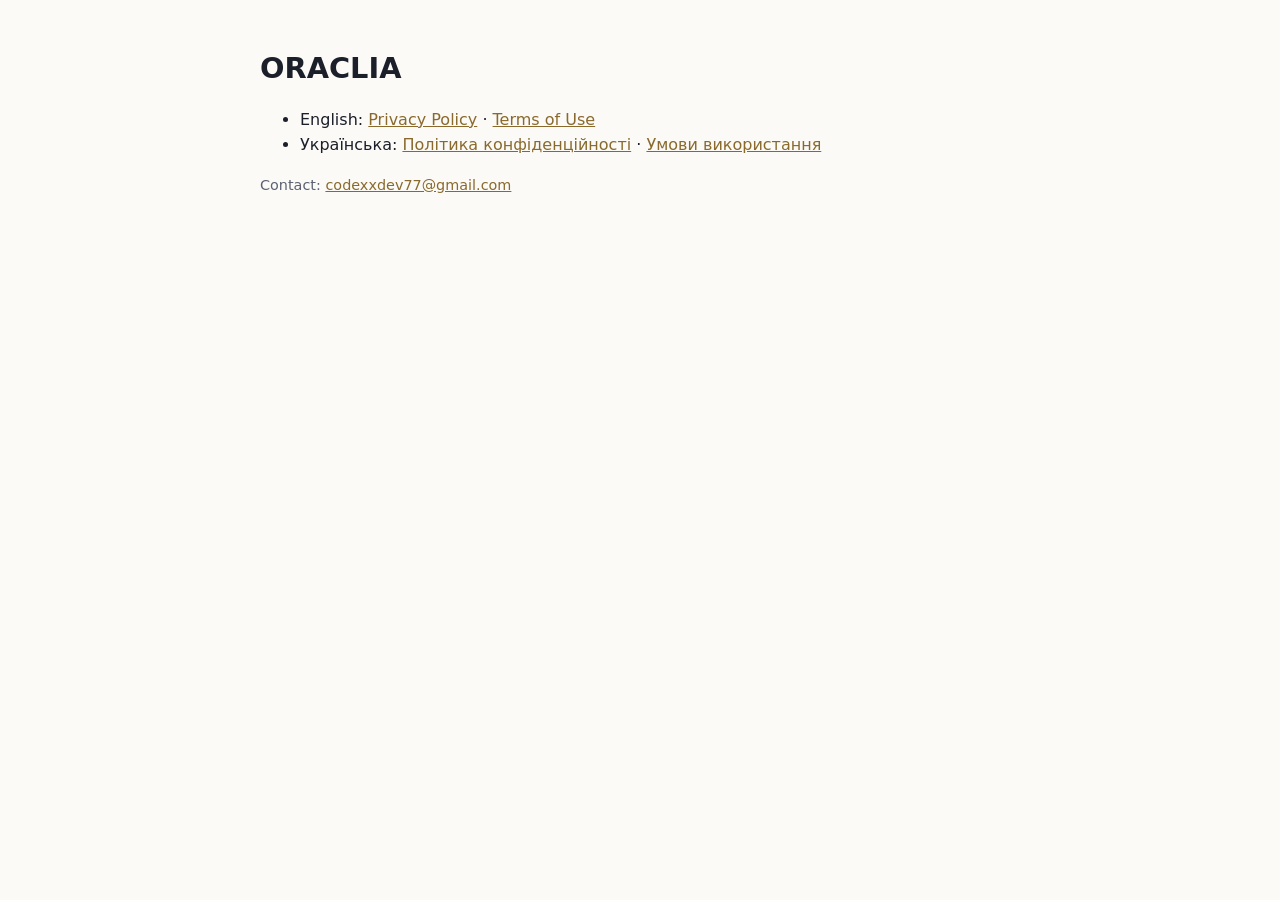
<file: index.html>
<!doctype html>
<html lang="en">
<head>
<meta charset="utf-8">
<meta name="viewport" content="width=device-width, initial-scale=1">
<title>ORACLIA — Legal</title>
<link rel="stylesheet" href="style.css">
</head>
<body>
<main>
<h1>ORACLIA</h1>
<ul>
<li>English: <a href="en/privacy.html">Privacy Policy</a> · <a href="en/terms.html">Terms of Use</a></li>
<li>Українська: <a href="uk/privacy.html">Політика конфіденційності</a> · <a href="uk/terms.html">Умови використання</a></li>
</ul>
<p class="meta">Contact: <a href="mailto:codexxdev77@gmail.com">codexxdev77@gmail.com</a></p>
</main>
</body>
</html>
</file>
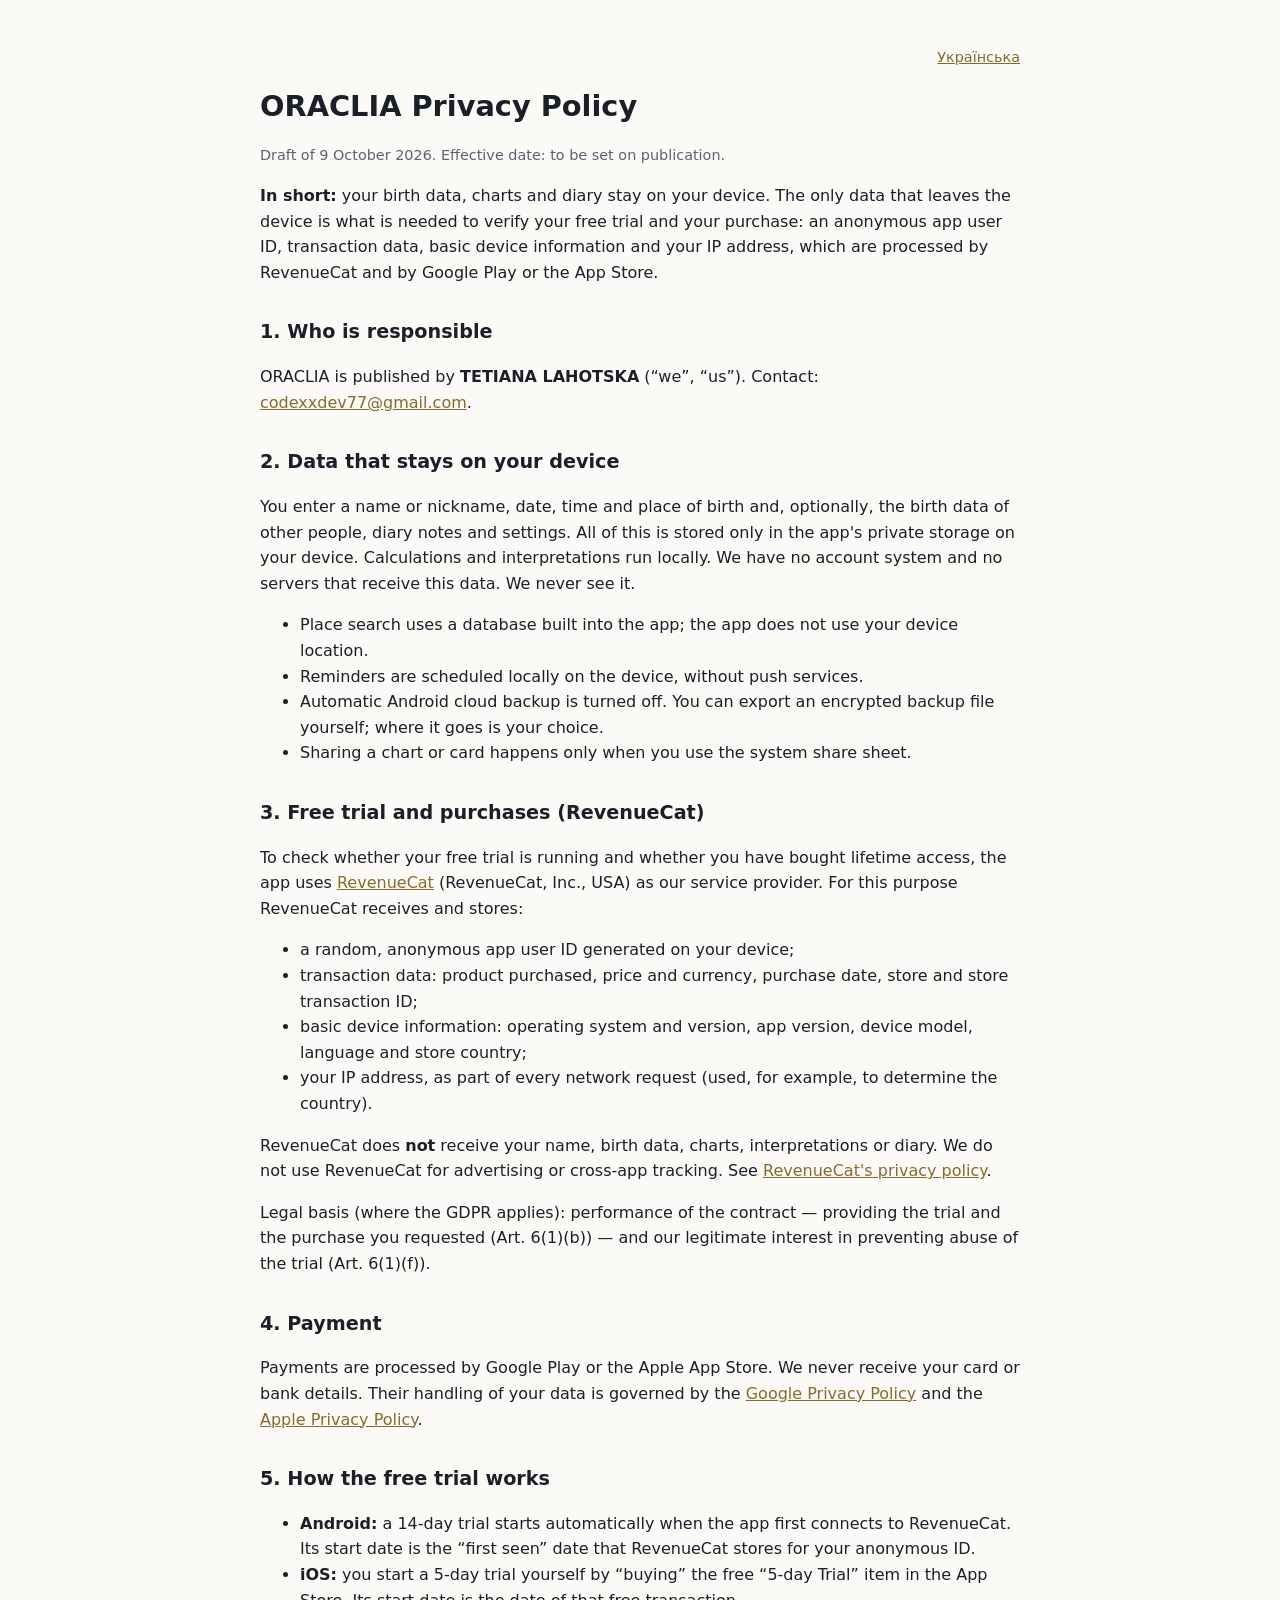
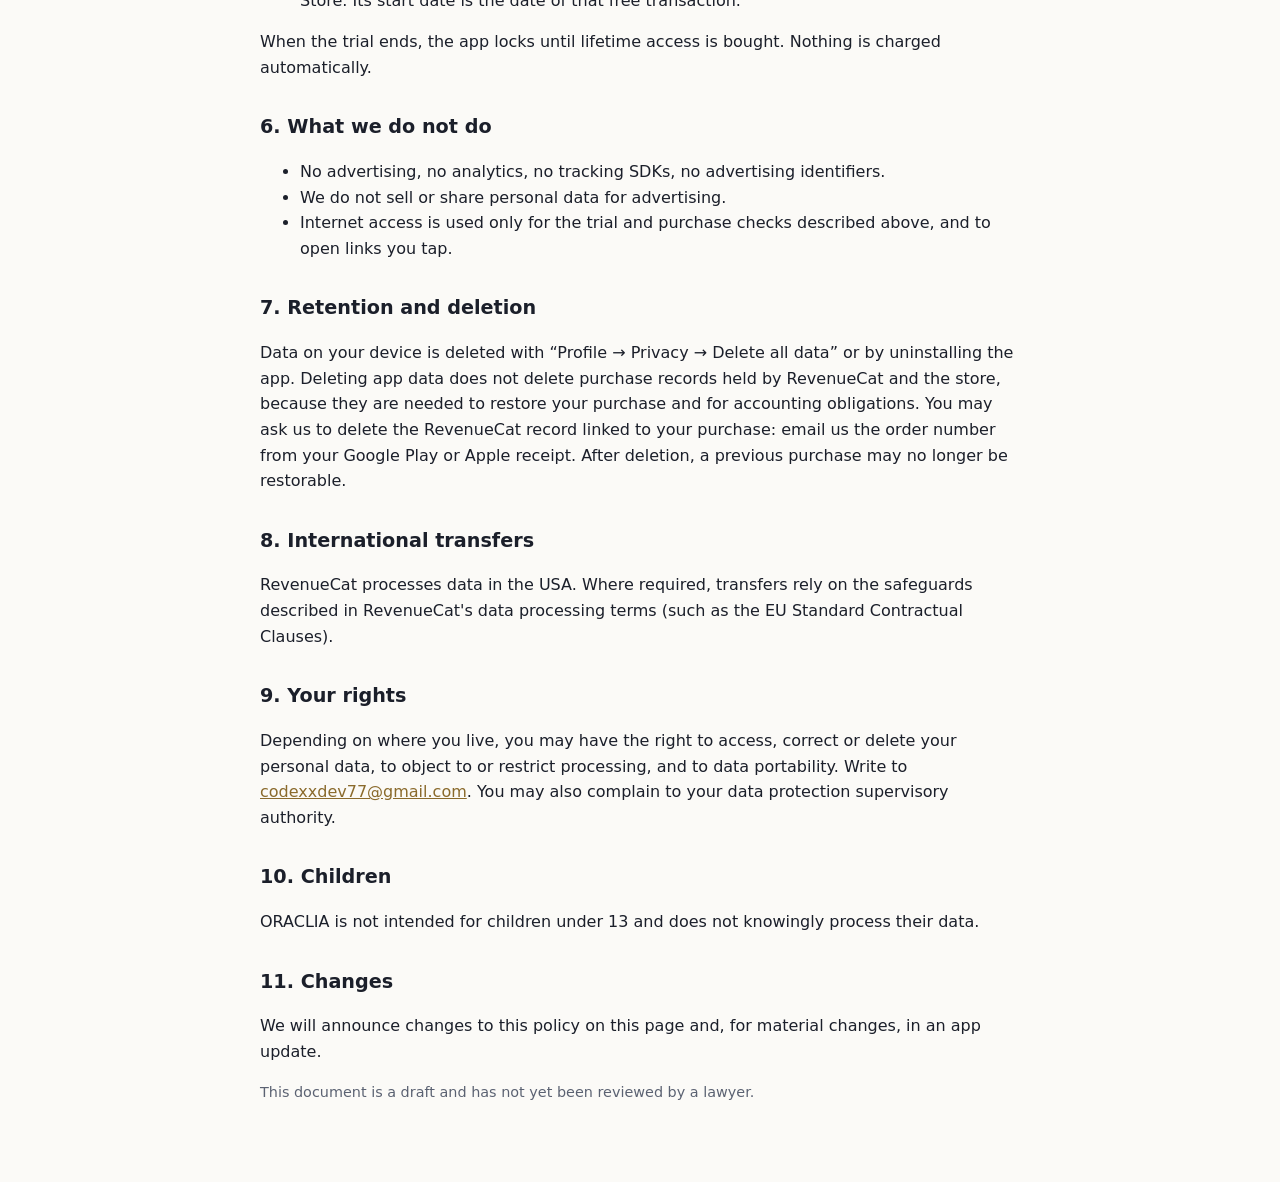
<file: en/privacy.html>
<!doctype html>
<html lang="en">
<head>
<meta charset="utf-8">
<meta name="viewport" content="width=device-width, initial-scale=1">
<title>ORACLIA — Privacy Policy</title>
<link rel="stylesheet" href="../style.css">
</head>
<body>
<main>
<p class="lang"><a href="../uk/privacy.html">Українська</a></p>
<h1>ORACLIA Privacy Policy</h1>
<p class="meta">Draft of 9 October 2026. Effective date: to be set on publication.</p>

<p><strong>In short:</strong> your birth data, charts and diary stay on your device. The only data that leaves
the device is what is needed to verify your free trial and your purchase: an anonymous app user ID, transaction
data, basic device information and your IP address, which are processed by RevenueCat and by Google Play or the
App Store.</p>

<h2>1. Who is responsible</h2>
<p>ORACLIA is published by <strong>TETIANA LAHOTSKA</strong> (“we”, “us”).
Contact: <a href="mailto:codexxdev77@gmail.com">codexxdev77@gmail.com</a>.</p>

<h2>2. Data that stays on your device</h2>
<p>You enter a name or nickname, date, time and place of birth and, optionally, the birth data of other people,
diary notes and settings. All of this is stored only in the app's private storage on your device. Calculations and
interpretations run locally. We have no account system and no servers that receive this data. We never see it.</p>
<ul>
<li>Place search uses a database built into the app; the app does not use your device location.</li>
<li>Reminders are scheduled locally on the device, without push services.</li>
<li>Automatic Android cloud backup is turned off. You can export an encrypted backup file yourself; where it goes is
your choice.</li>
<li>Sharing a chart or card happens only when you use the system share sheet.</li>
</ul>

<h2>3. Free trial and purchases (RevenueCat)</h2>
<p>To check whether your free trial is running and whether you have bought lifetime access, the app uses
<a href="https://www.revenuecat.com/">RevenueCat</a> (RevenueCat, Inc., USA) as our service provider. For this
purpose RevenueCat receives and stores:</p>
<ul>
<li>a random, anonymous app user ID generated on your device;</li>
<li>transaction data: product purchased, price and currency, purchase date, store and store transaction ID;</li>
<li>basic device information: operating system and version, app version, device model, language and store country;</li>
<li>your IP address, as part of every network request (used, for example, to determine the country).</li>
</ul>
<p>RevenueCat does <strong>not</strong> receive your name, birth data, charts, interpretations or diary. We do not
use RevenueCat for advertising or cross-app tracking. See
<a href="https://www.revenuecat.com/privacy">RevenueCat's privacy policy</a>.</p>
<p>Legal basis (where the GDPR applies): performance of the contract — providing the trial and the purchase you
requested (Art. 6(1)(b)) — and our legitimate interest in preventing abuse of the trial (Art. 6(1)(f)).</p>

<h2>4. Payment</h2>
<p>Payments are processed by Google Play or the Apple App Store. We never receive your card or bank details. Their
handling of your data is governed by the
<a href="https://policies.google.com/privacy">Google Privacy Policy</a> and the
<a href="https://www.apple.com/legal/privacy/">Apple Privacy Policy</a>.</p>

<h2>5. How the free trial works</h2>
<ul>
<li><strong>Android:</strong> a 14-day trial starts automatically when the app first connects to RevenueCat. Its
start date is the “first seen” date that RevenueCat stores for your anonymous ID.</li>
<li><strong>iOS:</strong> you start a 5-day trial yourself by “buying” the free “5-day Trial” item in the App
Store. Its start date is the date of that free transaction.</li>
</ul>
<p>When the trial ends, the app locks until lifetime access is bought. Nothing is charged automatically.</p>

<h2>6. What we do not do</h2>
<ul>
<li>No advertising, no analytics, no tracking SDKs, no advertising identifiers.</li>
<li>We do not sell or share personal data for advertising.</li>
<li>Internet access is used only for the trial and purchase checks described above, and to open links you tap.</li>
</ul>

<h2 id="deletion">7. Retention and deletion</h2>
<p>Data on your device is deleted with “Profile → Privacy → Delete all data” or by uninstalling the app.
Deleting app data does not delete purchase records held by RevenueCat and the store, because they are needed to
restore your purchase and for accounting obligations. You may ask us to delete the RevenueCat record linked to
your purchase: email us the order number from your Google Play or Apple receipt. After deletion, a previous
purchase may no longer be restorable.</p>

<h2>8. International transfers</h2>
<p>RevenueCat processes data in the USA. Where required, transfers rely on the safeguards described in
RevenueCat's data processing terms (such as the EU Standard Contractual Clauses).</p>

<h2>9. Your rights</h2>
<p>Depending on where you live, you may have the right to access, correct or delete your personal data, to object
to or restrict processing, and to data portability. Write to
<a href="mailto:codexxdev77@gmail.com">codexxdev77@gmail.com</a>. You may also complain to your data protection
supervisory authority.</p>

<h2>10. Children</h2>
<p>ORACLIA is not intended for children under 13 and does not knowingly process their data.</p>

<h2>11. Changes</h2>
<p>We will announce changes to this policy on this page and, for material changes, in an app update.</p>

<p class="note">This document is a draft and has not yet been reviewed by a lawyer.</p>
</main>
</body>
</html>
</file>
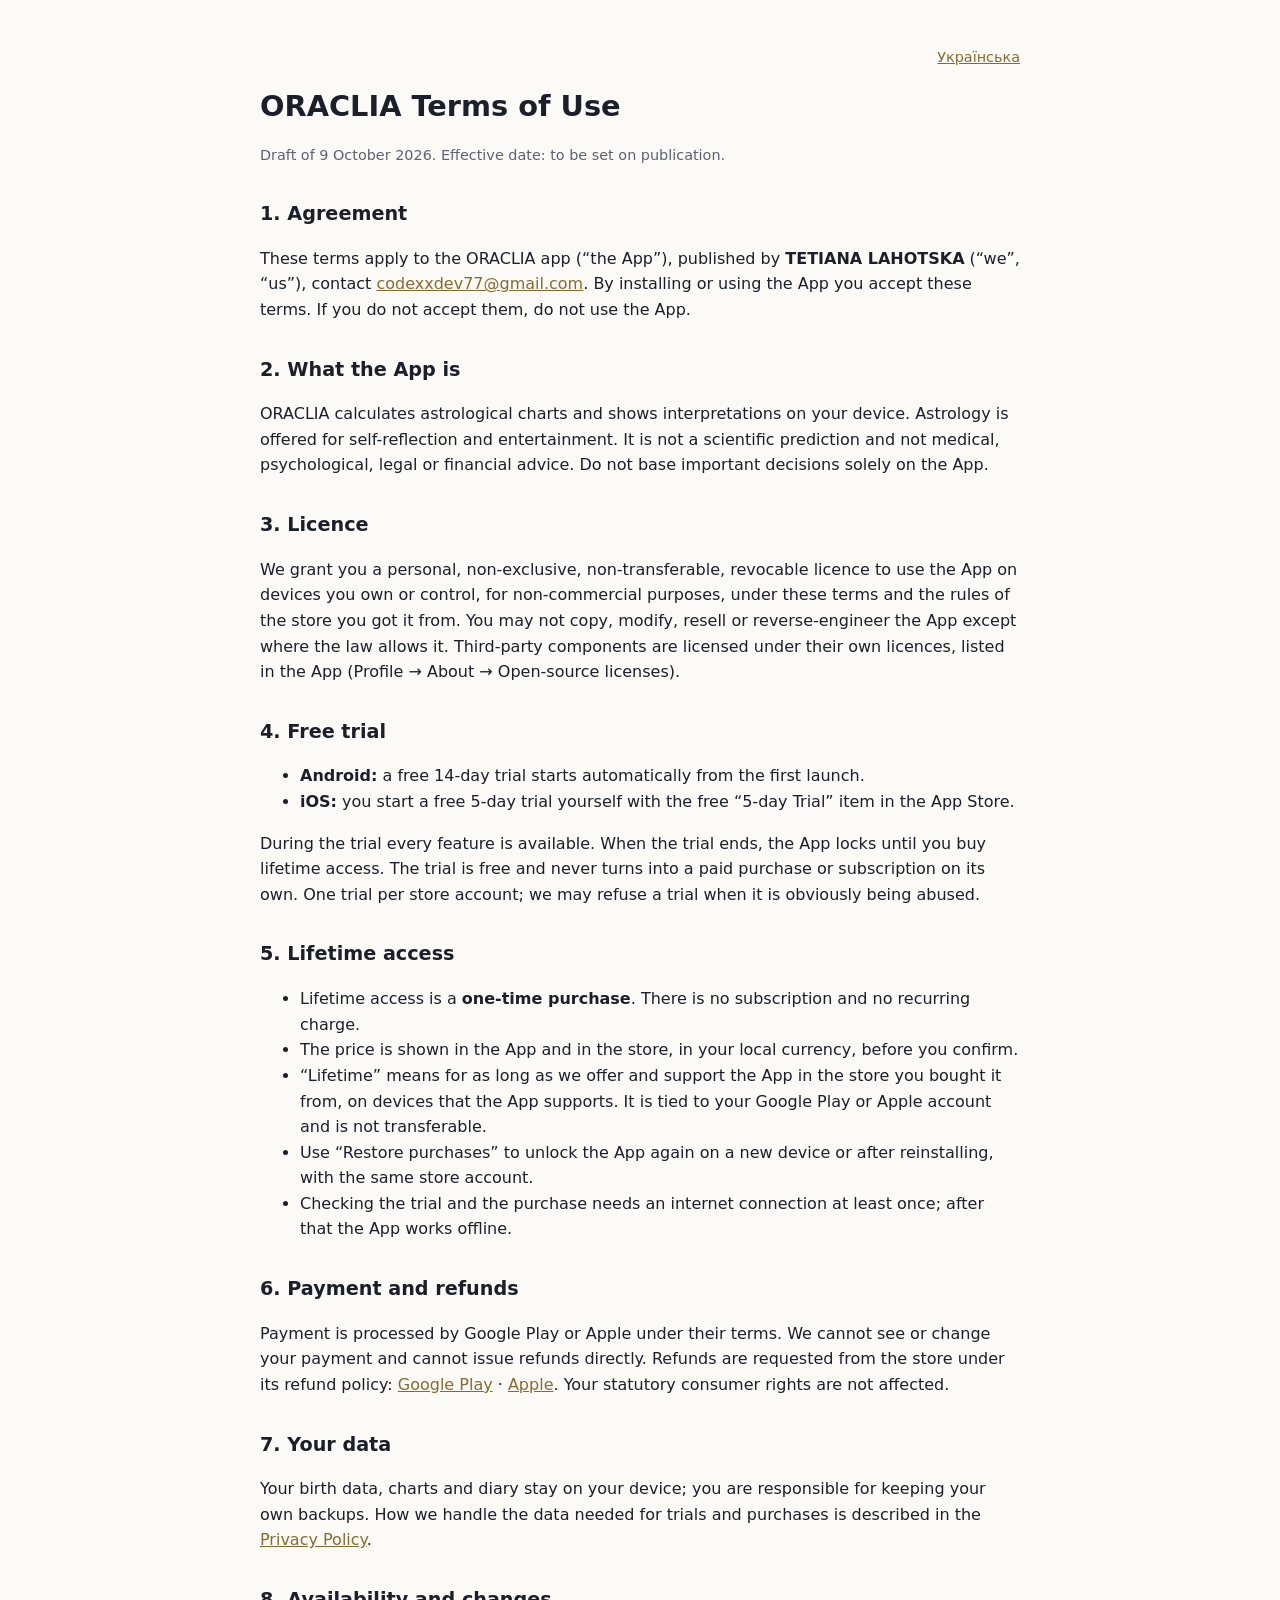
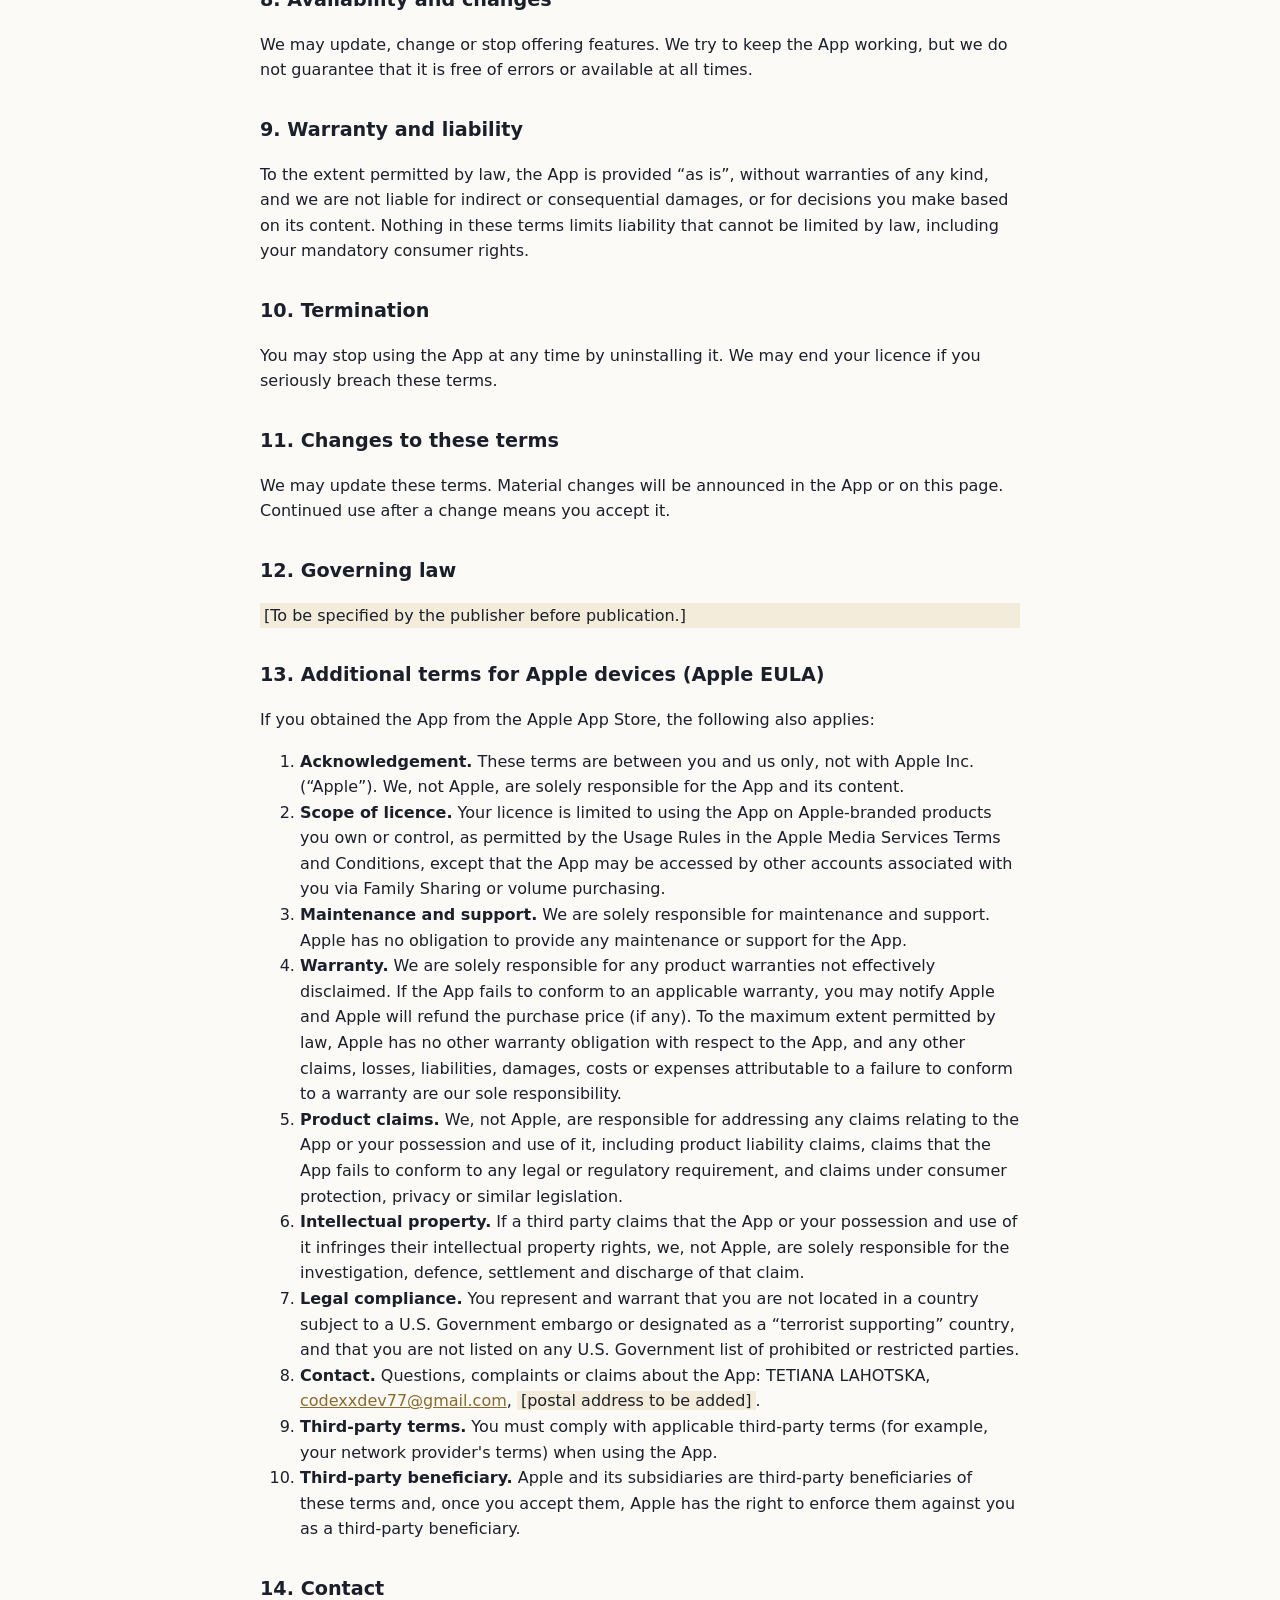
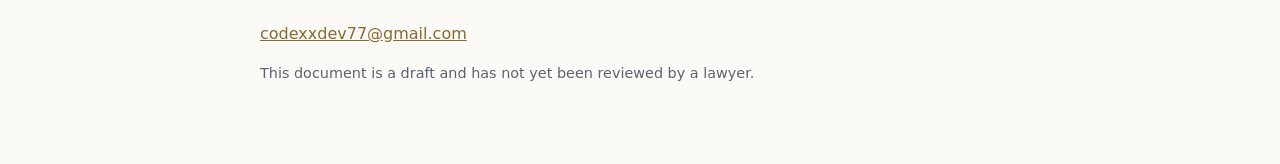
<file: en/terms.html>
<!doctype html>
<html lang="en">
<head>
<meta charset="utf-8">
<meta name="viewport" content="width=device-width, initial-scale=1">
<title>ORACLIA — Terms of Use</title>
<link rel="stylesheet" href="../style.css">
</head>
<body>
<main>
<p class="lang"><a href="../uk/terms.html">Українська</a></p>
<h1>ORACLIA Terms of Use</h1>
<p class="meta">Draft of 9 October 2026. Effective date: to be set on publication.</p>

<h2>1. Agreement</h2>
<p>These terms apply to the ORACLIA app (“the App”), published by <strong>TETIANA LAHOTSKA</strong>
(“we”, “us”), contact <a href="mailto:codexxdev77@gmail.com">codexxdev77@gmail.com</a>. By installing or using the
App you accept these terms. If you do not accept them, do not use the App.</p>

<h2>2. What the App is</h2>
<p>ORACLIA calculates astrological charts and shows interpretations on your device. Astrology is offered for
self-reflection and entertainment. It is not a scientific prediction and not medical, psychological, legal or
financial advice. Do not base important decisions solely on the App.</p>

<h2>3. Licence</h2>
<p>We grant you a personal, non-exclusive, non-transferable, revocable licence to use the App on devices you own or
control, for non-commercial purposes, under these terms and the rules of the store you got it from. You may not
copy, modify, resell or reverse-engineer the App except where the law allows it. Third-party components are
licensed under their own licences, listed in the App (Profile → About → Open-source licenses).</p>

<h2>4. Free trial</h2>
<ul>
<li><strong>Android:</strong> a free 14-day trial starts automatically from the first launch.</li>
<li><strong>iOS:</strong> you start a free 5-day trial yourself with the free “5-day Trial” item in the App Store.</li>
</ul>
<p>During the trial every feature is available. When the trial ends, the App locks until you buy lifetime access.
The trial is free and never turns into a paid purchase or subscription on its own. One trial per store account;
we may refuse a trial when it is obviously being abused.</p>

<h2>5. Lifetime access</h2>
<ul>
<li>Lifetime access is a <strong>one-time purchase</strong>. There is no subscription and no recurring charge.</li>
<li>The price is shown in the App and in the store, in your local currency, before you confirm.</li>
<li>“Lifetime” means for as long as we offer and support the App in the store you bought it from, on devices that
the App supports. It is tied to your Google Play or Apple account and is not transferable.</li>
<li>Use “Restore purchases” to unlock the App again on a new device or after reinstalling, with the same store
account.</li>
<li>Checking the trial and the purchase needs an internet connection at least once; after that the App works
offline.</li>
</ul>

<h2>6. Payment and refunds</h2>
<p>Payment is processed by Google Play or Apple under their terms. We cannot see or change your payment and cannot
issue refunds directly. Refunds are requested from the store under its refund policy:
<a href="https://support.google.com/googleplay/answer/2479637">Google Play</a> ·
<a href="https://support.apple.com/118223">Apple</a>. Your statutory consumer rights are not affected.</p>

<h2>7. Your data</h2>
<p>Your birth data, charts and diary stay on your device; you are responsible for keeping your own backups. How we
handle the data needed for trials and purchases is described in the
<a href="privacy.html">Privacy Policy</a>.</p>

<h2>8. Availability and changes</h2>
<p>We may update, change or stop offering features. We try to keep the App working, but we do not guarantee that it
is free of errors or available at all times.</p>

<h2>9. Warranty and liability</h2>
<p>To the extent permitted by law, the App is provided “as is”, without warranties of any kind, and we are not liable
for indirect or consequential damages, or for decisions you make based on its content. Nothing in these terms
limits liability that cannot be limited by law, including your mandatory consumer rights.</p>

<h2>10. Termination</h2>
<p>You may stop using the App at any time by uninstalling it. We may end your licence if you seriously breach these
terms.</p>

<h2>11. Changes to these terms</h2>
<p>We may update these terms. Material changes will be announced in the App or on this page. Continued use after a
change means you accept it.</p>

<h2>12. Governing law</h2>
<p class="todo">[To be specified by the publisher before publication.]</p>

<h2 id="apple">13. Additional terms for Apple devices (Apple EULA)</h2>
<p>If you obtained the App from the Apple App Store, the following also applies:</p>
<ol>
<li><strong>Acknowledgement.</strong> These terms are between you and us only, not with Apple Inc. (“Apple”). We,
not Apple, are solely responsible for the App and its content.</li>
<li><strong>Scope of licence.</strong> Your licence is limited to using the App on Apple-branded products you own
or control, as permitted by the Usage Rules in the Apple Media Services Terms and Conditions, except that the App may
be accessed by other accounts associated with you via Family Sharing or volume purchasing.</li>
<li><strong>Maintenance and support.</strong> We are solely responsible for maintenance and support. Apple has no
obligation to provide any maintenance or support for the App.</li>
<li><strong>Warranty.</strong> We are solely responsible for any product warranties not effectively disclaimed. If
the App fails to conform to an applicable warranty, you may notify Apple and Apple will refund the purchase price
(if any). To the maximum extent permitted by law, Apple has no other warranty obligation with respect to the App,
and any other claims, losses, liabilities, damages, costs or expenses attributable to a failure to conform to a
warranty are our sole responsibility.</li>
<li><strong>Product claims.</strong> We, not Apple, are responsible for addressing any claims relating to the App
or your possession and use of it, including product liability claims, claims that the App fails to conform to any
legal or regulatory requirement, and claims under consumer protection, privacy or similar legislation.</li>
<li><strong>Intellectual property.</strong> If a third party claims that the App or your possession and use of it
infringes their intellectual property rights, we, not Apple, are solely responsible for the investigation, defence,
settlement and discharge of that claim.</li>
<li><strong>Legal compliance.</strong> You represent and warrant that you are not located in a country subject to a
U.S. Government embargo or designated as a “terrorist supporting” country, and that you are not listed on any U.S.
Government list of prohibited or restricted parties.</li>
<li><strong>Contact.</strong> Questions, complaints or claims about the App: TETIANA LAHOTSKA,
<a href="mailto:codexxdev77@gmail.com">codexxdev77@gmail.com</a>,
<span class="todo">[postal address to be added]</span>.</li>
<li><strong>Third-party terms.</strong> You must comply with applicable third-party terms (for example, your network
provider's terms) when using the App.</li>
<li><strong>Third-party beneficiary.</strong> Apple and its subsidiaries are third-party beneficiaries of these
terms and, once you accept them, Apple has the right to enforce them against you as a third-party beneficiary.</li>
</ol>

<h2>14. Contact</h2>
<p><a href="mailto:codexxdev77@gmail.com">codexxdev77@gmail.com</a></p>

<p class="note">This document is a draft and has not yet been reviewed by a lawyer.</p>
</main>
</body>
</html>
</file>
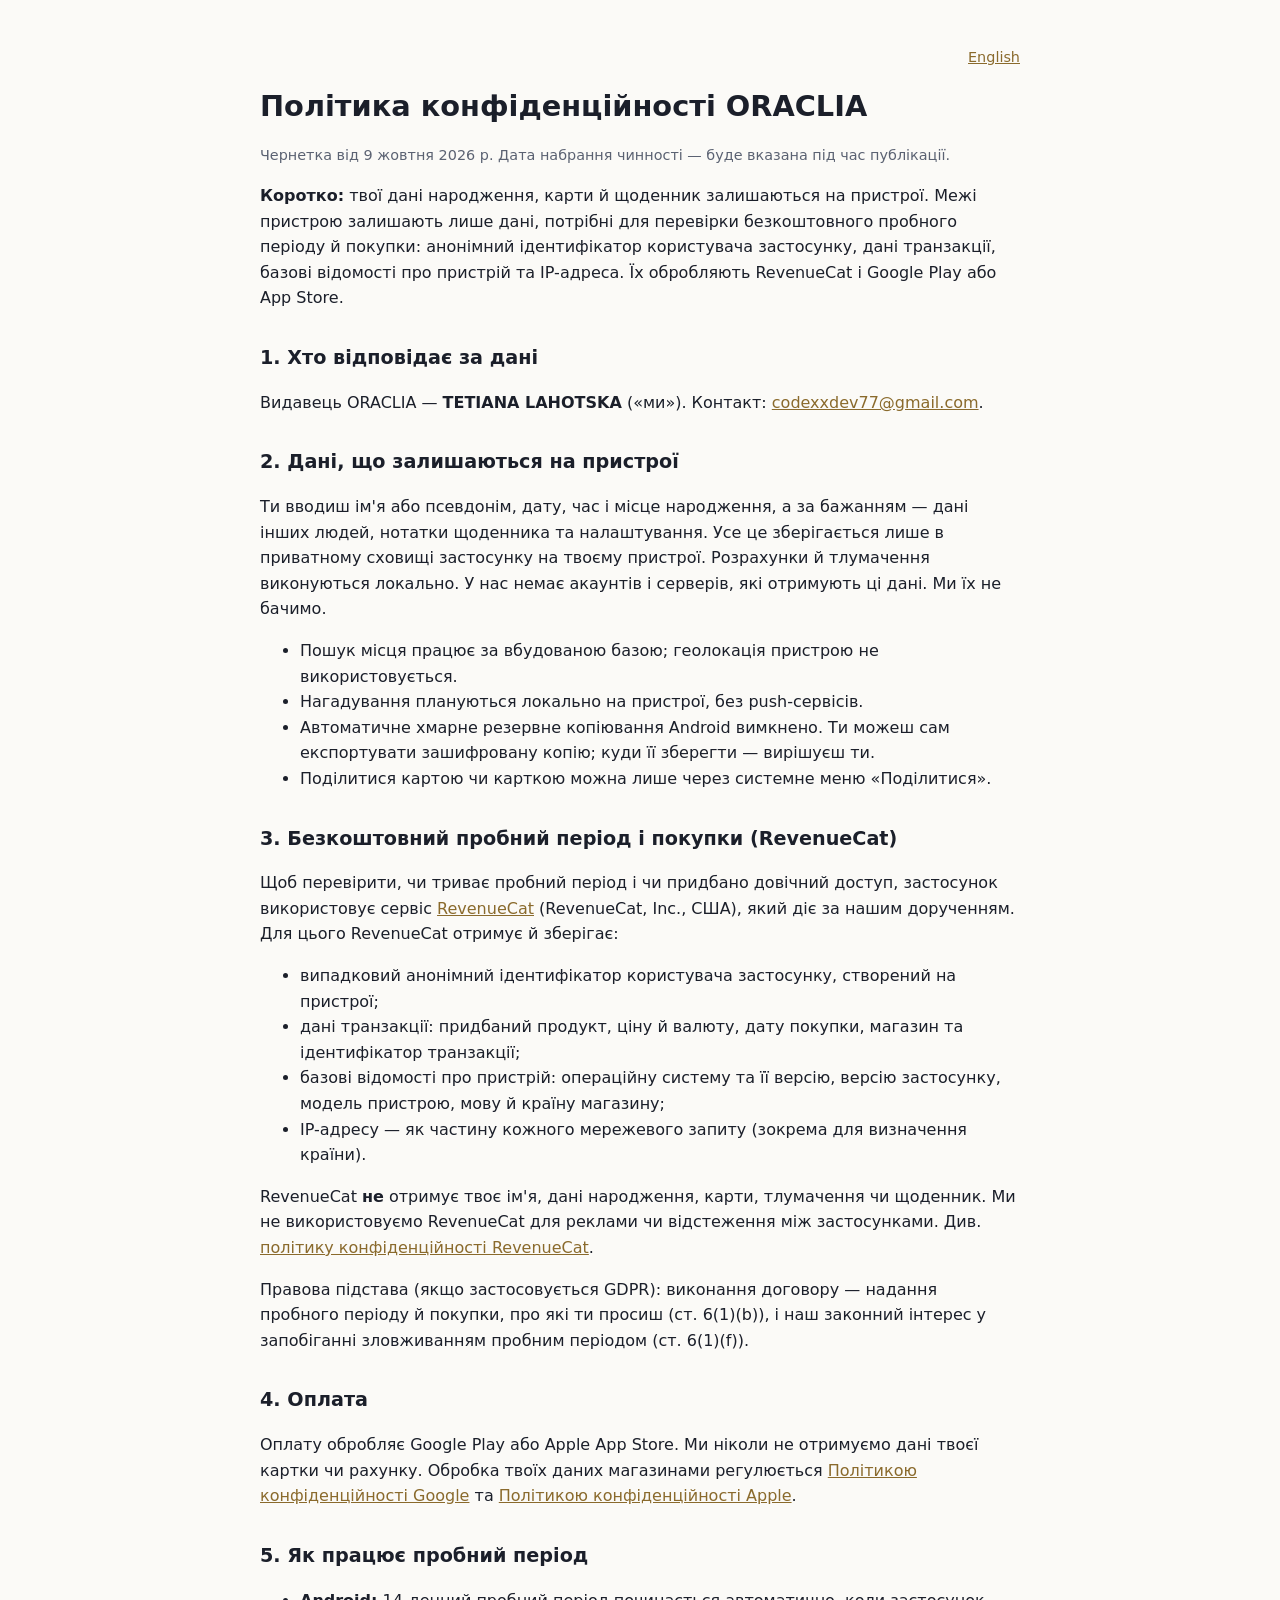
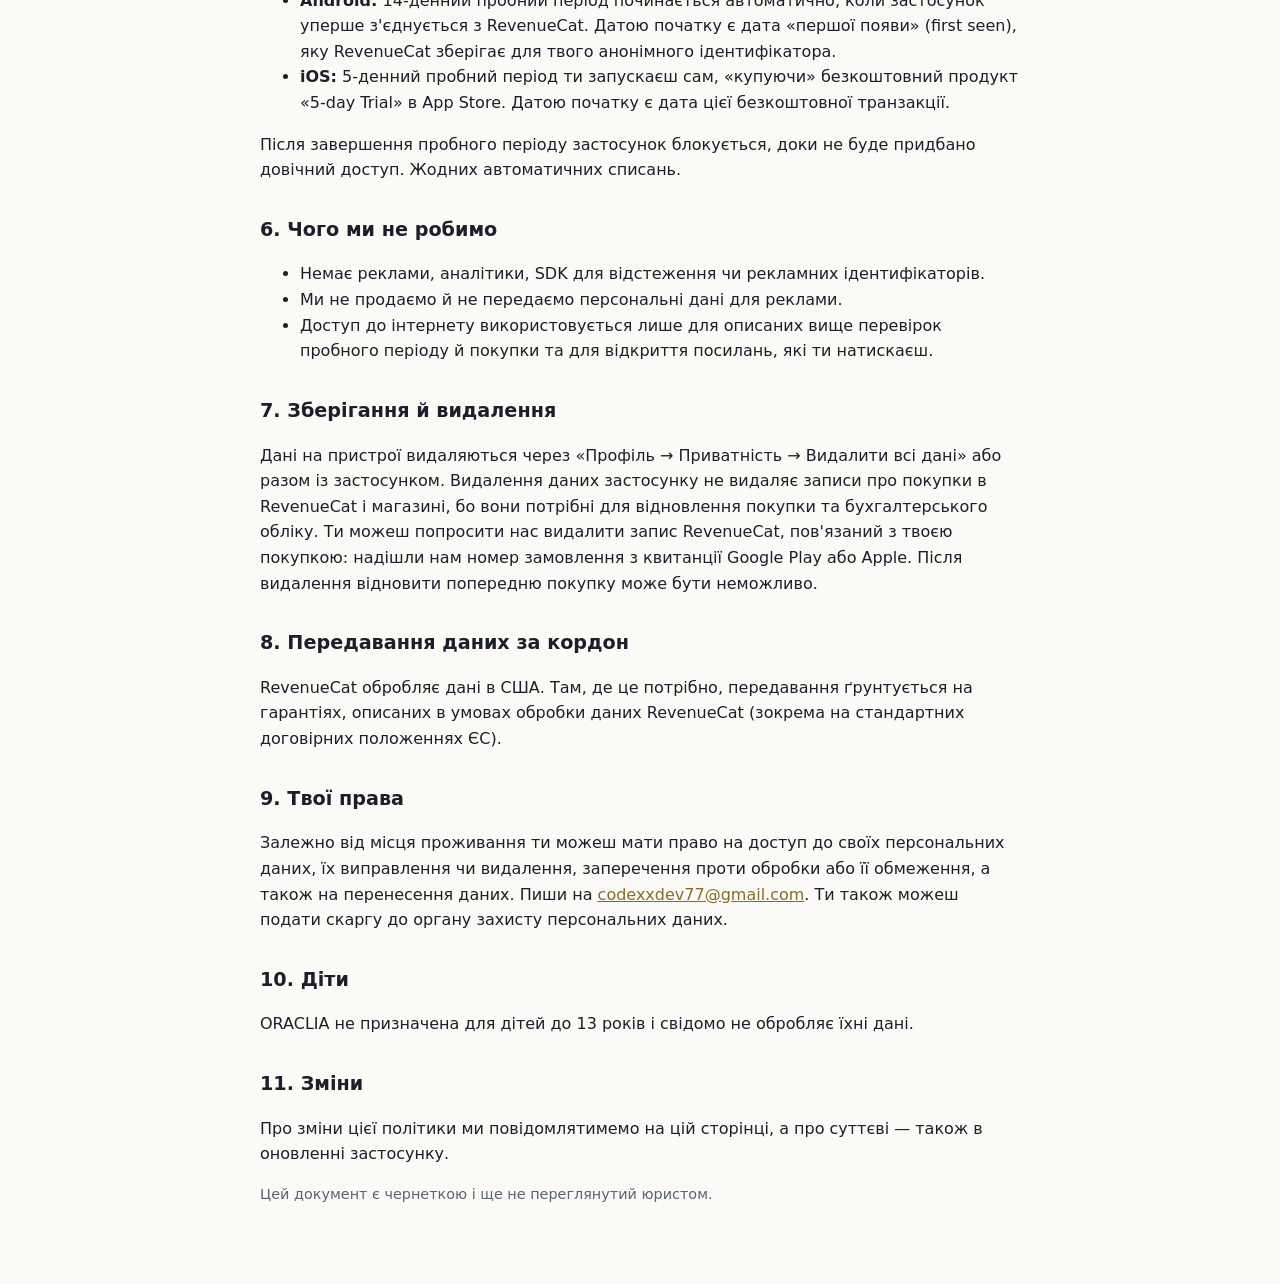
<file: uk/privacy.html>
<!doctype html>
<html lang="uk">
<head>
<meta charset="utf-8">
<meta name="viewport" content="width=device-width, initial-scale=1">
<title>ORACLIA — Політика конфіденційності</title>
<link rel="stylesheet" href="../style.css">
</head>
<body>
<main>
<p class="lang"><a href="../en/privacy.html">English</a></p>
<h1>Політика конфіденційності ORACLIA</h1>
<p class="meta">Чернетка від 9 жовтня 2026 р. Дата набрання чинності — буде вказана під час публікації.</p>

<p><strong>Коротко:</strong> твої дані народження, карти й щоденник залишаються на пристрої. Межі пристрою
залишають лише дані, потрібні для перевірки безкоштовного пробного періоду й покупки: анонімний ідентифікатор
користувача застосунку, дані транзакції, базові відомості про пристрій та IP-адреса. Їх обробляють RevenueCat і
Google Play або App Store.</p>

<h2>1. Хто відповідає за дані</h2>
<p>Видавець ORACLIA — <strong>TETIANA LAHOTSKA</strong> («ми»).
Контакт: <a href="mailto:codexxdev77@gmail.com">codexxdev77@gmail.com</a>.</p>

<h2>2. Дані, що залишаються на пристрої</h2>
<p>Ти вводиш ім'я або псевдонім, дату, час і місце народження, а за бажанням — дані інших людей, нотатки щоденника
та налаштування. Усе це зберігається лише в приватному сховищі застосунку на твоєму пристрої. Розрахунки й
тлумачення виконуються локально. У нас немає акаунтів і серверів, які отримують ці дані. Ми їх не бачимо.</p>
<ul>
<li>Пошук місця працює за вбудованою базою; геолокація пристрою не використовується.</li>
<li>Нагадування плануються локально на пристрої, без push-сервісів.</li>
<li>Автоматичне хмарне резервне копіювання Android вимкнено. Ти можеш сам експортувати зашифровану копію; куди її
зберегти — вирішуєш ти.</li>
<li>Поділитися картою чи карткою можна лише через системне меню «Поділитися».</li>
</ul>

<h2>3. Безкоштовний пробний період і покупки (RevenueCat)</h2>
<p>Щоб перевірити, чи триває пробний період і чи придбано довічний доступ, застосунок використовує сервіс
<a href="https://www.revenuecat.com/">RevenueCat</a> (RevenueCat, Inc., США), який діє за нашим дорученням.
Для цього RevenueCat отримує й зберігає:</p>
<ul>
<li>випадковий анонімний ідентифікатор користувача застосунку, створений на пристрої;</li>
<li>дані транзакції: придбаний продукт, ціну й валюту, дату покупки, магазин та ідентифікатор транзакції;</li>
<li>базові відомості про пристрій: операційну систему та її версію, версію застосунку, модель пристрою, мову й
країну магазину;</li>
<li>IP-адресу — як частину кожного мережевого запиту (зокрема для визначення країни).</li>
</ul>
<p>RevenueCat <strong>не</strong> отримує твоє ім'я, дані народження, карти, тлумачення чи щоденник. Ми не
використовуємо RevenueCat для реклами чи відстеження між застосунками. Див.
<a href="https://www.revenuecat.com/privacy">політику конфіденційності RevenueCat</a>.</p>
<p>Правова підстава (якщо застосовується GDPR): виконання договору — надання пробного періоду й покупки, про які ти
просиш (ст. 6(1)(b)), і наш законний інтерес у запобіганні зловживанням пробним періодом (ст. 6(1)(f)).</p>

<h2>4. Оплата</h2>
<p>Оплату обробляє Google Play або Apple App Store. Ми ніколи не отримуємо дані твоєї картки чи рахунку. Обробка
твоїх даних магазинами регулюється
<a href="https://policies.google.com/privacy">Політикою конфіденційності Google</a> та
<a href="https://www.apple.com/legal/privacy/">Політикою конфіденційності Apple</a>.</p>

<h2>5. Як працює пробний період</h2>
<ul>
<li><strong>Android:</strong> 14-денний пробний період починається автоматично, коли застосунок уперше з'єднується
з RevenueCat. Датою початку є дата «першої появи» (first seen), яку RevenueCat зберігає для твого анонімного
ідентифікатора.</li>
<li><strong>iOS:</strong> 5-денний пробний період ти запускаєш сам, «купуючи» безкоштовний продукт «5-day Trial» в
App Store. Датою початку є дата цієї безкоштовної транзакції.</li>
</ul>
<p>Після завершення пробного періоду застосунок блокується, доки не буде придбано довічний доступ. Жодних
автоматичних списань.</p>

<h2>6. Чого ми не робимо</h2>
<ul>
<li>Немає реклами, аналітики, SDK для відстеження чи рекламних ідентифікаторів.</li>
<li>Ми не продаємо й не передаємо персональні дані для реклами.</li>
<li>Доступ до інтернету використовується лише для описаних вище перевірок пробного періоду й покупки та для
відкриття посилань, які ти натискаєш.</li>
</ul>

<h2 id="deletion">7. Зберігання й видалення</h2>
<p>Дані на пристрої видаляються через «Профіль → Приватність → Видалити всі дані» або разом із застосунком.
Видалення даних застосунку не видаляє записи про покупки в RevenueCat і магазині, бо вони потрібні для
відновлення покупки та бухгалтерського обліку. Ти можеш попросити нас видалити запис RevenueCat, пов'язаний з
твоєю покупкою: надішли нам номер замовлення з квитанції Google Play або Apple. Після видалення відновити
попередню покупку може бути неможливо.</p>

<h2>8. Передавання даних за кордон</h2>
<p>RevenueCat обробляє дані в США. Там, де це потрібно, передавання ґрунтується на гарантіях, описаних в умовах
обробки даних RevenueCat (зокрема на стандартних договірних положеннях ЄС).</p>

<h2>9. Твої права</h2>
<p>Залежно від місця проживання ти можеш мати право на доступ до своїх персональних даних, їх виправлення чи
видалення, заперечення проти обробки або її обмеження, а також на перенесення даних. Пиши на
<a href="mailto:codexxdev77@gmail.com">codexxdev77@gmail.com</a>. Ти також можеш подати скаргу до органу захисту
персональних даних.</p>

<h2>10. Діти</h2>
<p>ORACLIA не призначена для дітей до 13 років і свідомо не обробляє їхні дані.</p>

<h2>11. Зміни</h2>
<p>Про зміни цієї політики ми повідомлятимемо на цій сторінці, а про суттєві — також в оновленні застосунку.</p>

<p class="note">Цей документ є чернеткою і ще не переглянутий юристом.</p>
</main>
</body>
</html>
</file>
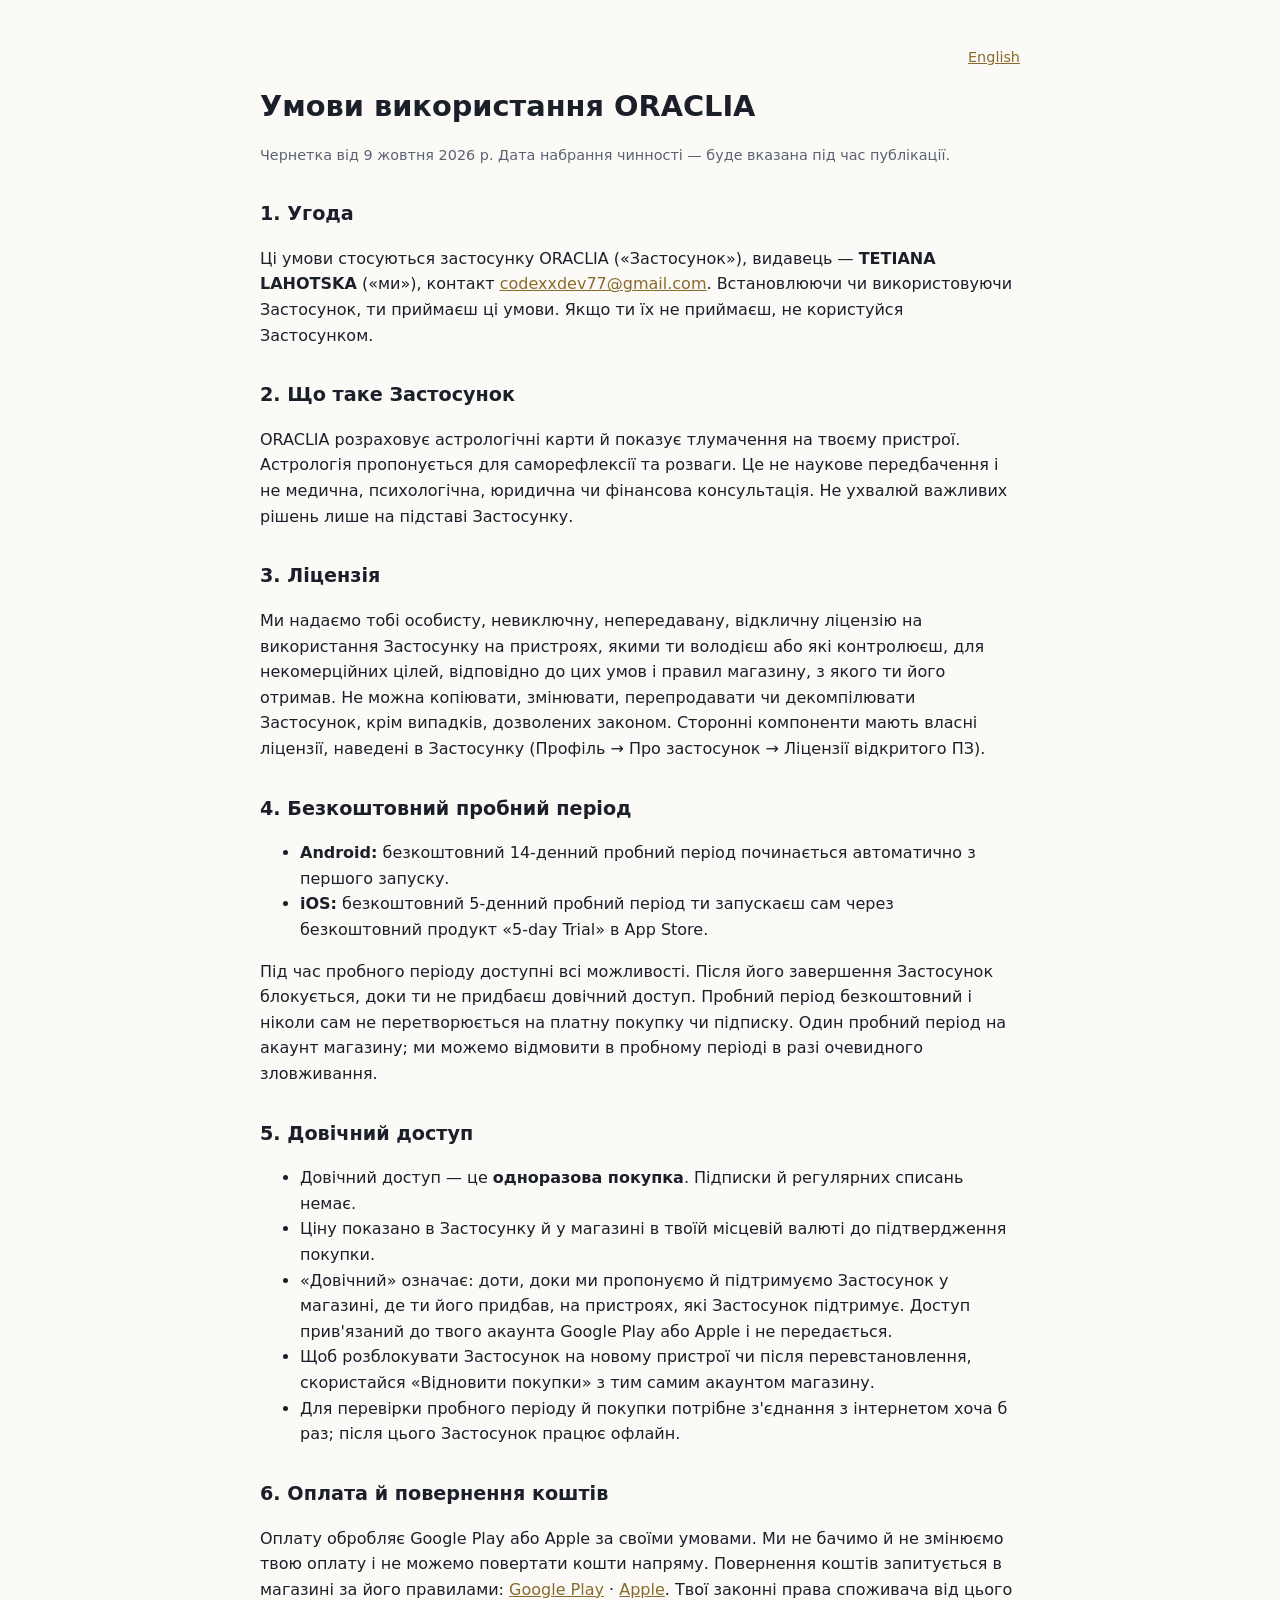
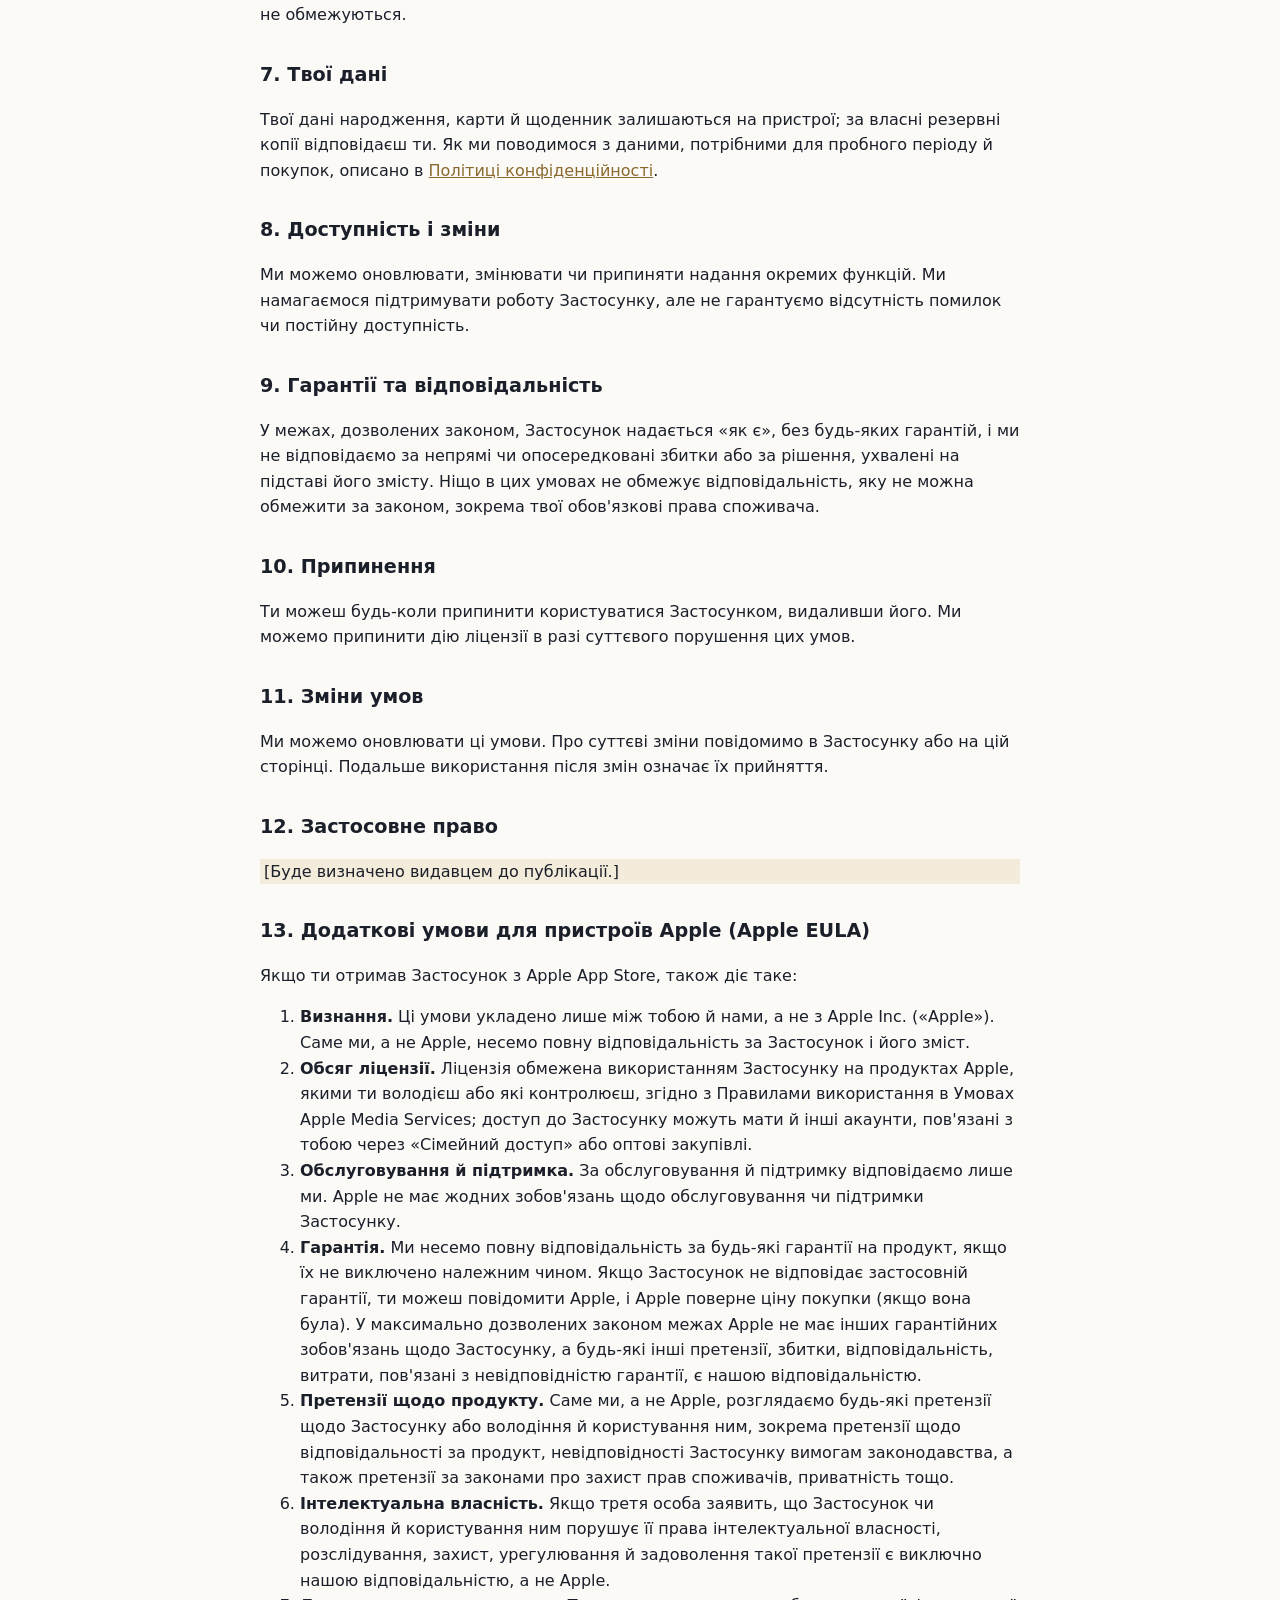
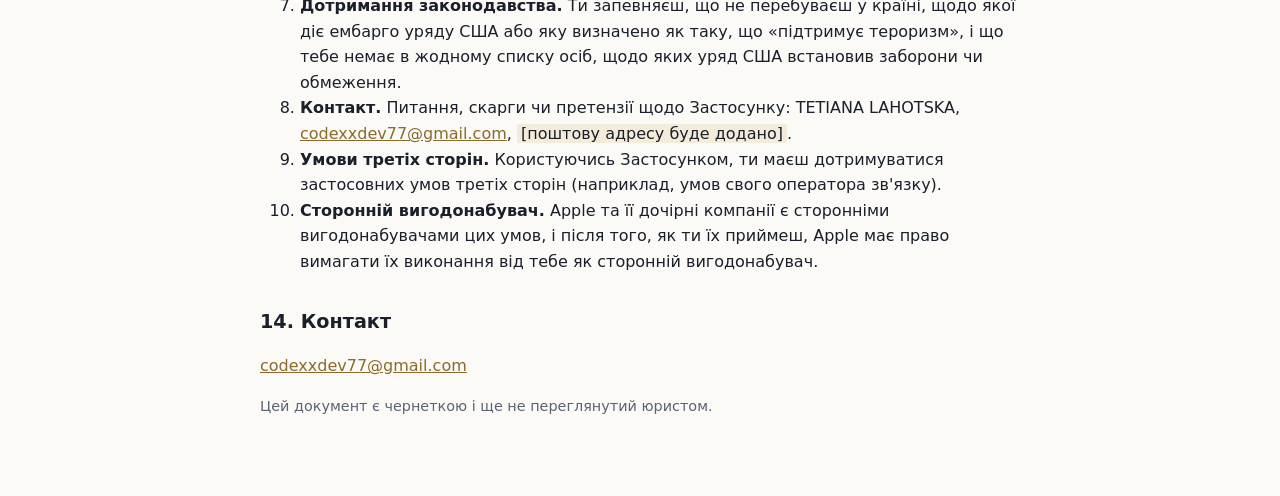
<file: uk/terms.html>
<!doctype html>
<html lang="uk">
<head>
<meta charset="utf-8">
<meta name="viewport" content="width=device-width, initial-scale=1">
<title>ORACLIA — Умови використання</title>
<link rel="stylesheet" href="../style.css">
</head>
<body>
<main>
<p class="lang"><a href="../en/terms.html">English</a></p>
<h1>Умови використання ORACLIA</h1>
<p class="meta">Чернетка від 9 жовтня 2026 р. Дата набрання чинності — буде вказана під час публікації.</p>

<h2>1. Угода</h2>
<p>Ці умови стосуються застосунку ORACLIA («Застосунок»), видавець — <strong>TETIANA LAHOTSKA</strong> («ми»),
контакт <a href="mailto:codexxdev77@gmail.com">codexxdev77@gmail.com</a>. Встановлюючи чи використовуючи
Застосунок, ти приймаєш ці умови. Якщо ти їх не приймаєш, не користуйся Застосунком.</p>

<h2>2. Що таке Застосунок</h2>
<p>ORACLIA розраховує астрологічні карти й показує тлумачення на твоєму пристрої. Астрологія пропонується для
саморефлексії та розваги. Це не наукове передбачення і не медична, психологічна, юридична чи фінансова
консультація. Не ухвалюй важливих рішень лише на підставі Застосунку.</p>

<h2>3. Ліцензія</h2>
<p>Ми надаємо тобі особисту, невиключну, непередавану, відкличну ліцензію на використання Застосунку на пристроях,
якими ти володієш або які контролюєш, для некомерційних цілей, відповідно до цих умов і правил магазину, з якого
ти його отримав. Не можна копіювати, змінювати, перепродавати чи декомпілювати Застосунок, крім випадків, дозволених
законом. Сторонні компоненти мають власні ліцензії, наведені в Застосунку (Профіль → Про застосунок → Ліцензії відкритого ПЗ).</p>

<h2>4. Безкоштовний пробний період</h2>
<ul>
<li><strong>Android:</strong> безкоштовний 14-денний пробний період починається автоматично з першого запуску.</li>
<li><strong>iOS:</strong> безкоштовний 5-денний пробний період ти запускаєш сам через безкоштовний продукт
«5-day Trial» в App Store.</li>
</ul>
<p>Під час пробного періоду доступні всі можливості. Після його завершення Застосунок блокується, доки ти не придбаєш
довічний доступ. Пробний період безкоштовний і ніколи сам не перетворюється на платну покупку чи підписку. Один
пробний період на акаунт магазину; ми можемо відмовити в пробному періоді в разі очевидного зловживання.</p>

<h2>5. Довічний доступ</h2>
<ul>
<li>Довічний доступ — це <strong>одноразова покупка</strong>. Підписки й регулярних списань немає.</li>
<li>Ціну показано в Застосунку й у магазині в твоїй місцевій валюті до підтвердження покупки.</li>
<li>«Довічний» означає: доти, доки ми пропонуємо й підтримуємо Застосунок у магазині, де ти його придбав, на
пристроях, які Застосунок підтримує. Доступ прив'язаний до твого акаунта Google Play або Apple і не передається.</li>
<li>Щоб розблокувати Застосунок на новому пристрої чи після перевстановлення, скористайся «Відновити покупки» з тим
самим акаунтом магазину.</li>
<li>Для перевірки пробного періоду й покупки потрібне з'єднання з інтернетом хоча б раз; після цього Застосунок
працює офлайн.</li>
</ul>

<h2>6. Оплата й повернення коштів</h2>
<p>Оплату обробляє Google Play або Apple за своїми умовами. Ми не бачимо й не змінюємо твою оплату і не можемо
повертати кошти напряму. Повернення коштів запитується в магазині за його правилами:
<a href="https://support.google.com/googleplay/answer/2479637">Google Play</a> ·
<a href="https://support.apple.com/118223">Apple</a>. Твої законні права споживача від цього не обмежуються.</p>

<h2>7. Твої дані</h2>
<p>Твої дані народження, карти й щоденник залишаються на пристрої; за власні резервні копії відповідаєш ти. Як ми
поводимося з даними, потрібними для пробного періоду й покупок, описано в
<a href="privacy.html">Політиці конфіденційності</a>.</p>

<h2>8. Доступність і зміни</h2>
<p>Ми можемо оновлювати, змінювати чи припиняти надання окремих функцій. Ми намагаємося підтримувати роботу
Застосунку, але не гарантуємо відсутність помилок чи постійну доступність.</p>

<h2>9. Гарантії та відповідальність</h2>
<p>У межах, дозволених законом, Застосунок надається «як є», без будь-яких гарантій, і ми не відповідаємо за непрямі
чи опосередковані збитки або за рішення, ухвалені на підставі його змісту. Ніщо в цих умовах не обмежує
відповідальність, яку не можна обмежити за законом, зокрема твої обов'язкові права споживача.</p>

<h2>10. Припинення</h2>
<p>Ти можеш будь-коли припинити користуватися Застосунком, видаливши його. Ми можемо припинити дію ліцензії в разі
суттєвого порушення цих умов.</p>

<h2>11. Зміни умов</h2>
<p>Ми можемо оновлювати ці умови. Про суттєві зміни повідомимо в Застосунку або на цій сторінці. Подальше
використання після змін означає їх прийняття.</p>

<h2>12. Застосовне право</h2>
<p class="todo">[Буде визначено видавцем до публікації.]</p>

<h2 id="apple">13. Додаткові умови для пристроїв Apple (Apple EULA)</h2>
<p>Якщо ти отримав Застосунок з Apple App Store, також діє таке:</p>
<ol>
<li><strong>Визнання.</strong> Ці умови укладено лише між тобою й нами, а не з Apple Inc. («Apple»). Саме ми, а не
Apple, несемо повну відповідальність за Застосунок і його зміст.</li>
<li><strong>Обсяг ліцензії.</strong> Ліцензія обмежена використанням Застосунку на продуктах Apple, якими ти володієш
або які контролюєш, згідно з Правилами використання в Умовах Apple Media Services; доступ до Застосунку можуть мати й
інші акаунти, пов'язані з тобою через «Сімейний доступ» або оптові закупівлі.</li>
<li><strong>Обслуговування й підтримка.</strong> За обслуговування й підтримку відповідаємо лише ми. Apple не має
жодних зобов'язань щодо обслуговування чи підтримки Застосунку.</li>
<li><strong>Гарантія.</strong> Ми несемо повну відповідальність за будь-які гарантії на продукт, якщо їх не виключено
належним чином. Якщо Застосунок не відповідає застосовній гарантії, ти можеш повідомити Apple, і Apple поверне ціну
покупки (якщо вона була). У максимально дозволених законом межах Apple не має інших гарантійних зобов'язань щодо
Застосунку, а будь-які інші претензії, збитки, відповідальність, витрати, пов'язані з невідповідністю гарантії, є
нашою відповідальністю.</li>
<li><strong>Претензії щодо продукту.</strong> Саме ми, а не Apple, розглядаємо будь-які претензії щодо Застосунку
або володіння й користування ним, зокрема претензії щодо відповідальності за продукт, невідповідності Застосунку
вимогам законодавства, а також претензії за законами про захист прав споживачів, приватність тощо.</li>
<li><strong>Інтелектуальна власність.</strong> Якщо третя особа заявить, що Застосунок чи володіння й користування
ним порушує її права інтелектуальної власності, розслідування, захист, урегулювання й задоволення такої претензії є
виключно нашою відповідальністю, а не Apple.</li>
<li><strong>Дотримання законодавства.</strong> Ти запевняєш, що не перебуваєш у країні, щодо якої діє ембарго уряду
США або яку визначено як таку, що «підтримує тероризм», і що тебе немає в жодному списку осіб, щодо яких уряд США
встановив заборони чи обмеження.</li>
<li><strong>Контакт.</strong> Питання, скарги чи претензії щодо Застосунку: TETIANA LAHOTSKA,
<a href="mailto:codexxdev77@gmail.com">codexxdev77@gmail.com</a>,
<span class="todo">[поштову адресу буде додано]</span>.</li>
<li><strong>Умови третіх сторін.</strong> Користуючись Застосунком, ти маєш дотримуватися застосовних умов третіх
сторін (наприклад, умов свого оператора зв'язку).</li>
<li><strong>Сторонній вигодонабувач.</strong> Apple та її дочірні компанії є сторонніми вигодонабувачами цих умов, і
після того, як ти їх приймеш, Apple має право вимагати їх виконання від тебе як сторонній вигодонабувач.</li>
</ol>

<h2>14. Контакт</h2>
<p><a href="mailto:codexxdev77@gmail.com">codexxdev77@gmail.com</a></p>

<p class="note">Цей документ є чернеткою і ще не переглянутий юристом.</p>
</main>
</body>
</html>
</file>
<file: style.css>
:root { color-scheme: light dark; --fg: #1b1f2a; --muted: #5b6272; --bg: #fbfaf7; --accent: #8a6a2c; }
@media (prefers-color-scheme: dark) { :root { --fg: #f3efe6; --muted: #aab0c0; --bg: #0b1124; --accent: #d8b46a; } }
body { margin: 0; background: var(--bg); color: var(--fg); font: 16px/1.6 system-ui, -apple-system, "Segoe UI", sans-serif; }
main { max-width: 760px; margin: 0 auto; padding: 32px 16px 64px; }
h1 { font-size: 1.8rem; line-height: 1.25; }
h2 { font-size: 1.2rem; margin-top: 2rem; }
a { color: var(--accent); }
.meta, .note, .lang { color: var(--muted); font-size: .9rem; }
.lang { text-align: right; }
.todo { background: rgba(216, 180, 106, .2); padding: 0 4px; }
</file>
